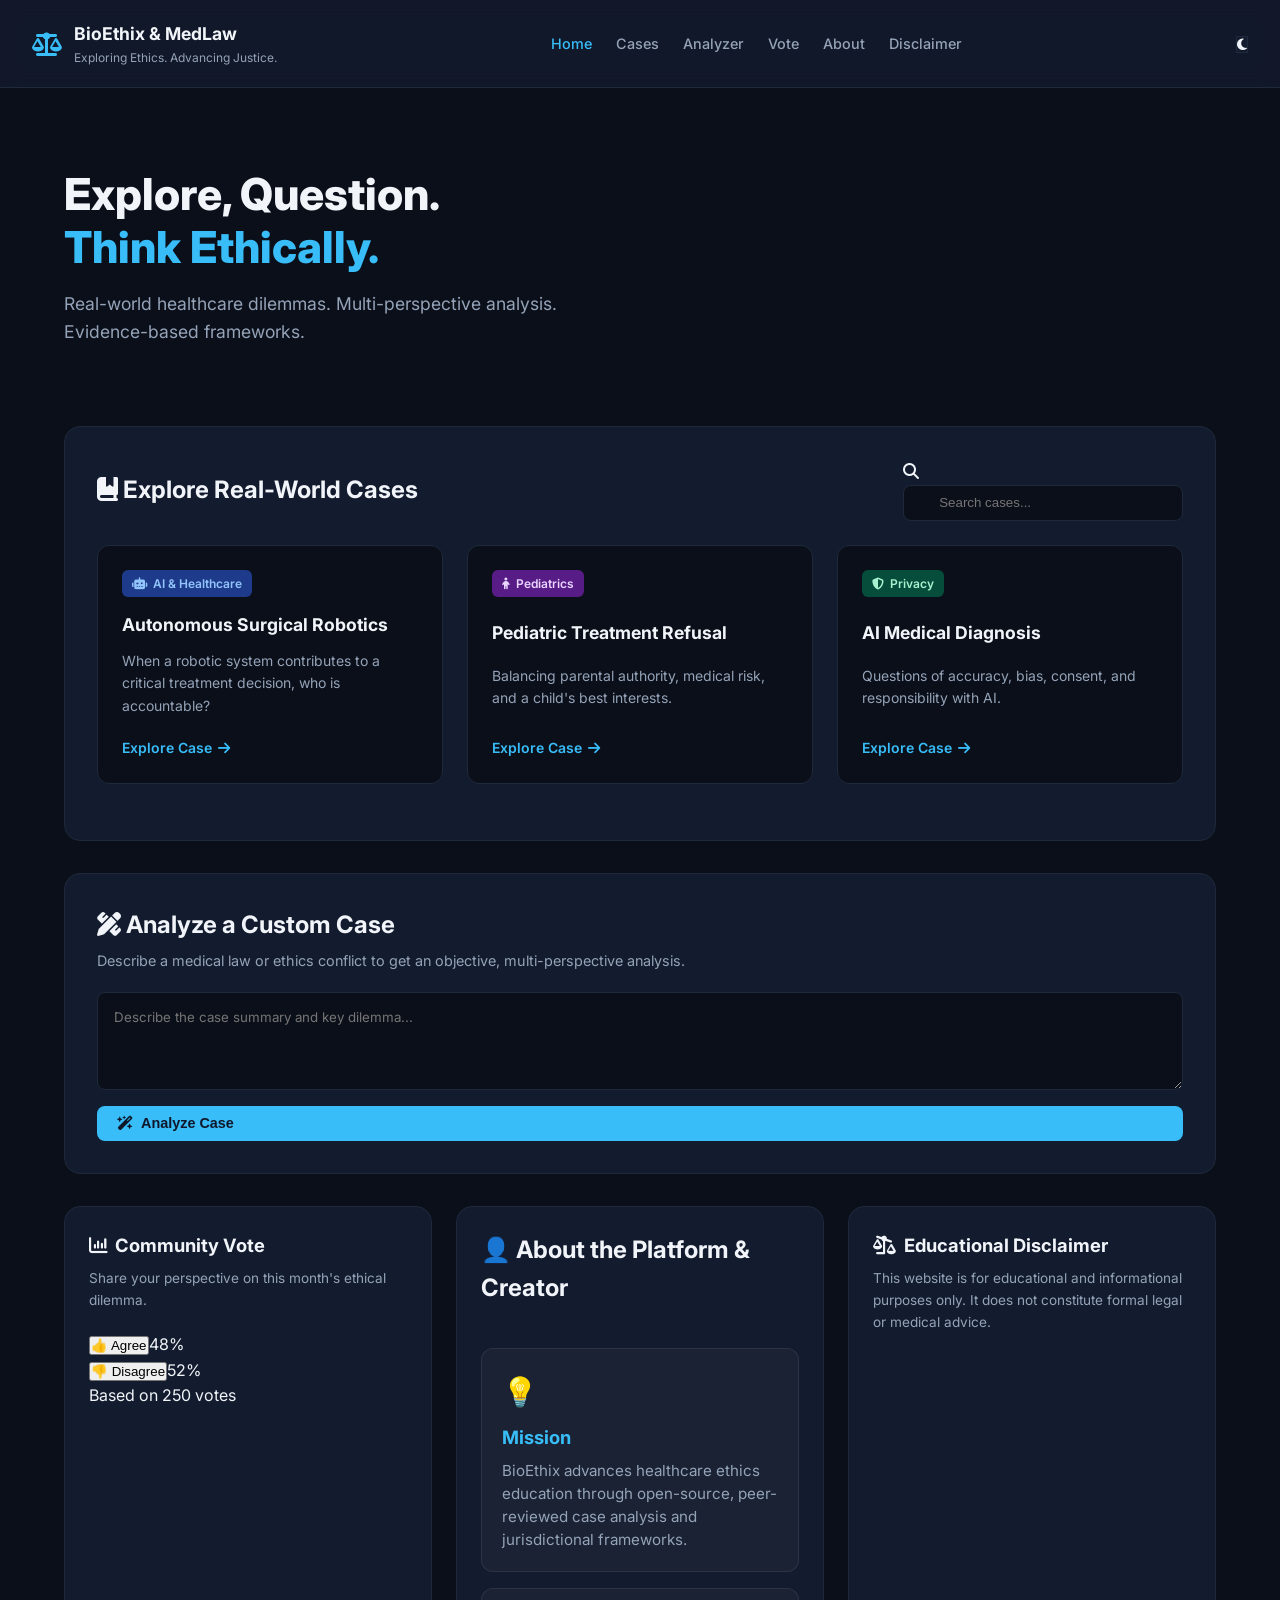
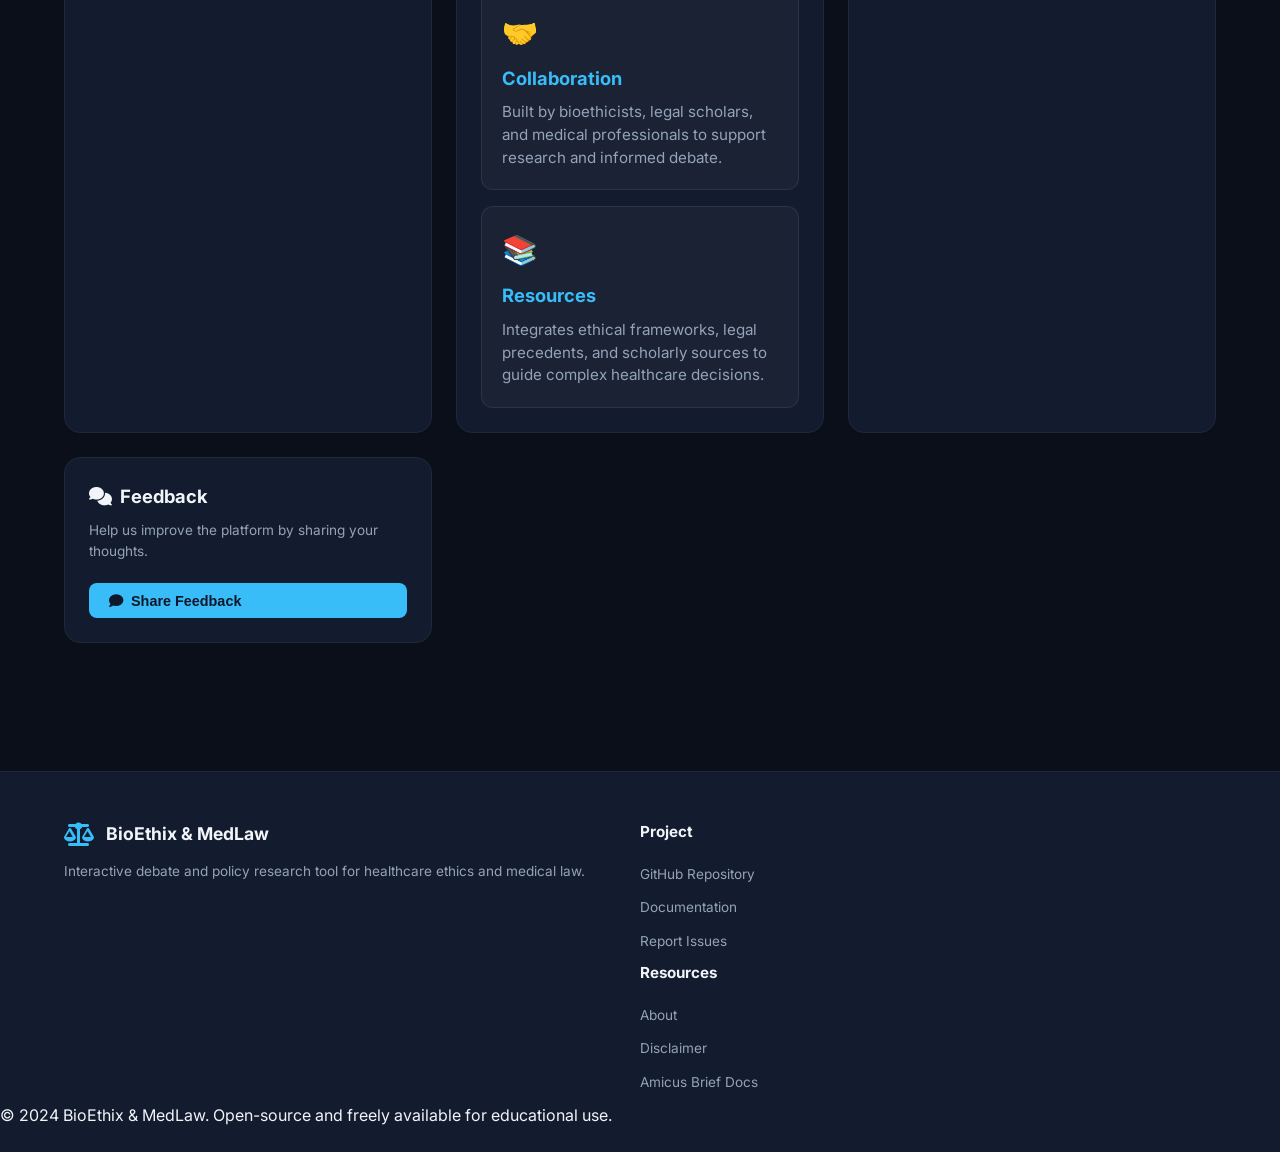
<file: index.html>
<!DOCTYPE html>
<html lang="en">
<head>
<meta charset="UTF-8" />
<meta name="viewport" content="width=device-width, initial-scale=1.0"/>
<title>BioEthix & MedLaw</title>
<link rel="stylesheet" href="style.css" />
<link rel="preconnect" href="https://fonts.googleapis.com">
<link rel="preconnect" href="https://fonts.gstatic.com" crossorigin>
<link href="https://fonts.googleapis.com/css2?family=Inter:wght@300;400;500;600;700&display=swap" rel="stylesheet">
<link rel="stylesheet" href="https://cdnjs.cloudflare.com/ajax/libs/font-awesome/6.4.0/css/all.min.css"/>
<link rel="stylesheet" href="https://...">
<meta name="google-site-verification" content="Sf1WCMyshZf23y-5UUvp2_laBnOFvDgp8OPVeWVxydo" />
</head>
<body class="dark-theme">
<header class="navbar">
<div class="nav-brand"><i class="fa-solid fa-scale-balanced brand-icon"></i><div class="brand-text"><span class="brand-title">BioEthix & MedLaw</span><span class="brand-subtitle">Exploring Ethics. Advancing Justice.</span></div></div>
<nav class="nav-links"><a href="#home" class="active">Home</a><a href="#cases">Cases</a><a href="#analyzer">Analyzer</a><a href="#vote">Vote</a><a href="#about">About</a><a href="#disclaimer">Disclaimer</a></nav>
<div class="nav-actions"><button class="btn-secondary" id="theme-toggle"><i class="fa-solid fa-moon"></i></button></div>
</header>
<main class="container">
<section class="hero-section" id="home"><div class="hero-content"><h1 class="hero-title">Explore, Question.<br><span class="accent-text">Think Ethically.</span></h1><p class="hero-subtitle">Real-world healthcare dilemmas. Multi-perspective analysis. Evidence-based frameworks.</p></div></section>

<section class="section" id="cases"><div class="section-header"><h2><i class="fa-solid fa-book-bookmark"></i> Explore Real-World Cases</h2><div class="search-box"><i class="fa-solid fa-magnifying-glass"></i><input id="search-input" type="text" placeholder="Search cases..."/></div></div><div class="cards-grid"><div class="case-card"><span class="card-badge robotics-badge"><i class="fa-solid fa-robot"></i> AI & Healthcare</span><h3>Autonomous Surgical Robotics</h3><p>When a robotic system contributes to a critical treatment decision, who is accountable?</p><a href="#analyzer" class="card-link">Explore Case <i class="fa-solid fa-arrow-right"></i></a></div><div class="case-card"><span class="card-badge pediatrics-badge"><i class="fa-solid fa-child"></i> Pediatrics</span><h3>Pediatric Treatment Refusal</h3><p>Balancing parental authority, medical risk, and a child's best interests.</p><a href="#analyzer" class="card-link">Explore Case <i class="fa-solid fa-arrow-right"></i></a></div><div class="case-card"><span class="card-badge privacy-badge"><i class="fa-solid fa-shield-halved"></i> Privacy</span><h3>AI Medical Diagnosis</h3><p>Questions of accuracy, bias, consent, and responsibility with AI.</p><a href="#analyzer" class="card-link">Explore Case <i class="fa-solid fa-arrow-right"></i></a></div></div></section>

<section class="section analyzer-section" id="analyzer"><h2><i class="fa-solid fa-pen-ruler"></i> Analyze a Custom Case</h2><p class="section-sub">Describe a medical law or ethics conflict to get an objective, multi-perspective analysis.</p><div class="analyzer-box"><textarea id="case-input" rows="4" placeholder="Describe the case summary and key dilemma..."></textarea><button class="btn btn-primary" id="analyze-btn"><i class="fa-solid fa-wand-magic-sparkles"></i> Analyze Case</button></div><div id="analyzer-result" class="analyzer-result hidden"></div></section>

<div class="features-grid"><div class="feature-card" id="vote"><h3><i class="fa-solid fa-chart-column"></i> Community Vote</h3><p class="feature-sub">Share your perspective on this month's ethical dilemma.</p><div class="vote-box"><div class="vote-bar"><div id="vote-fill" class="vote-fill"></div></div><div class="vote-stats"><div class="vote-option"><button class="btn-vote" id="btn-agree">👍 Agree</button><span id="pct-agree">48%</span></div><div class="vote-option"><button class="btn-vote" id="btn-disagree">👎 Disagree</button><span id="pct-disagree">52%</span></div></div><p id="total-count" class="vote-total">Based on 250 votes</p></div></div>

<div class="feature-card" id="about"><div class="section-header"><h2>👤 About the Platform & Creator</h2></div><div class="role-grid"><div class="role-card"><div class="role-icon">💡</div><h3>Mission</h3><p>BioEthix advances healthcare ethics education through open-source, peer-reviewed case analysis and jurisdictional frameworks.</p></div><div class="role-card"><div class="role-icon">🤝</div><h3>Collaboration</h3><p>Built by bioethicists, legal scholars, and medical professionals to support research and informed debate.</p></div><div class="role-card"><div class="role-icon">📚</div><h3>Resources</h3><p>Integrates ethical frameworks, legal precedents, and scholarly sources to guide complex healthcare decisions.</p></div></div></div>

<div class="feature-card" id="disclaimer"><h3><i class="fa-solid fa-scale-unbalanced-flip"></i> Educational Disclaimer</h3><p class="feature-sub">This website is for educational and informational purposes only. It does not constitute formal legal or medical advice.</p></div>

<div class="feature-card"><h3><i class="fa-solid fa-comments"></i> Feedback</h3><p class="feature-sub">Help us improve the platform by sharing your thoughts.</p><button class="btn btn-primary"><i class="fa-solid fa-comment"></i> Share Feedback</button></div></div>
</main>
<footer class="footer"><div class="footer-container"><div class="footer-brand"><div class="nav-brand"><i class="fa-solid fa-scale-balanced brand-icon"></i><span class="brand-title">BioEthix & MedLaw</span></div><p>Interactive debate and policy research tool for healthcare ethics and medical law.</p></div><div class="footer-links"><div class="footer-column"><h4>Project</h4><ul><li><a href="https://github.com/moonayasab-droid/bioethix-app-main--4-" target="_blank">GitHub Repository</a></li><li><a href="README.md" target="_blank">Documentation</a></li><li><a href="https://github.com/moonayasab-droid/bioethix-app-main--4-/issues" target="_blank">Report Issues</a></li></ul></div><div class="footer-column"><h4>Resources</h4><ul><li><a href="#about">About</a></li><li><a href="#disclaimer">Disclaimer</a></li><li><a href="extensions/amicus-brief/README.md" target="_blank">Amicus Brief Docs</a></li></ul></div></div></div><p class="footer-bottom">&copy; 2024 BioEthix & MedLaw. Open-source and freely available for educational use.</p></footer>
<script src="app.js"></script>
</body>
</html>
</file>
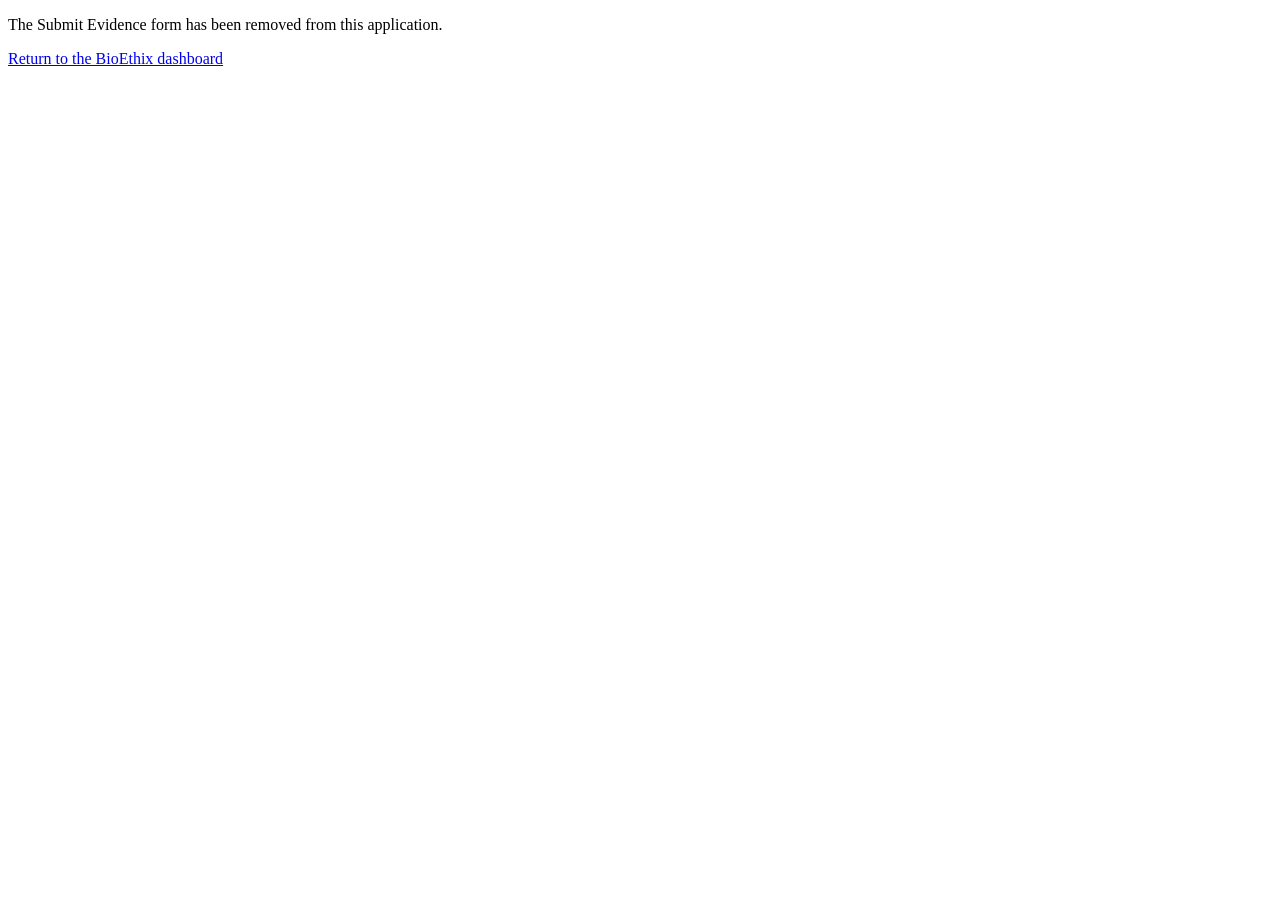
<file: sumbit.html>
<!doctype html>
<html lang="en">
  <head>
    <meta charset="utf-8">
    <meta name="viewport" content="width=device-width, initial-scale=1">
    <title>Submit Evidence Removed</title>
  </head>
  <body>
    <main>
      <p>The Submit Evidence form has been removed from this application.</p>
      <p><a href="index.html">Return to the BioEthix dashboard</a></p>
    </main>
  </body>
</html>
</file>
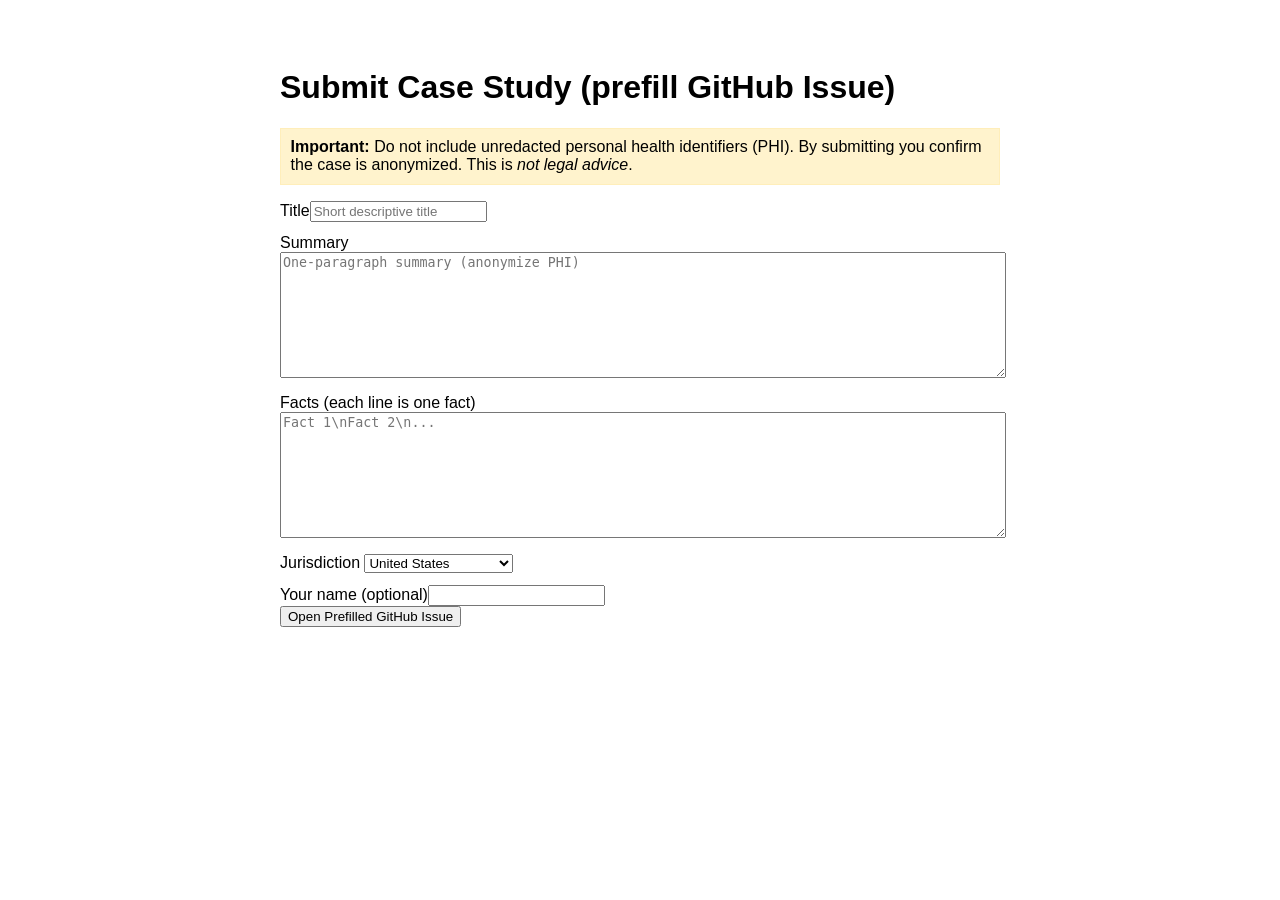
<file: extensions/amicus-brief/submissionForm.html>
<!doctype html>
<html>
<head>
<meta charset="utf-8">
<title>Submit Case Study — Bioethix (Extensions)</title>
<style>
  body{font-family:Arial,Helvetica,sans-serif;max-width:720px;margin:2rem auto;padding:1rem}
  label{display:block;margin-top:0.75rem}
  textarea{width:100%; min-height:120px}
  .warning{background:#fff3cd;border:1px solid #ffeeba;padding:0.6rem;margin-bottom:1rem}
</style>
</head>
<body>
  <h1>Submit Case Study (prefill GitHub Issue)</h1>
  <div class="warning"><strong>Important:</strong> Do not include unredacted personal health identifiers (PHI). By submitting you confirm the case is anonymized. This is <em>not legal advice</em>.</div>
  <form id="submitForm">
    <label>Title<input name="title" required placeholder="Short descriptive title" /></label>
    <label>Summary<textarea name="summary" required placeholder="One-paragraph summary (anonymize PHI)"></textarea></label>
    <label>Facts (each line is one fact)<textarea name="facts" placeholder="Fact 1\nFact 2\n..."></textarea></label>
    <label>Jurisdiction
      <select name="jurisdiction">
        <option value="US">United States</option>
        <option value="EU">European Union</option>
        <option value="UAE">United Arab Emirates</option>
      </select>
    </label>
    <label>Your name (optional)<input name="author" /></label>
    <button type="submit">Open Prefilled GitHub Issue</button>
  </form>

<script>
const repoOwner = 'moonayasab-droid';
const repoName = 'bioethix-app-main--4-';

document.getElementById('submitForm').addEventListener('submit', function(e){
  e.preventDefault();
  const form = new FormData(e.target);
  const title = encodeURIComponent(form.get('title'));
  const jurisdiction = form.get('jurisdiction');
  const factsRaw = form.get('facts') || '';
  const bodyText = [
    `**Jurisdiction:** ${jurisdiction}`,
    `**Summary:**`,
    form.get('summary'),
    `**Facts:**`,
    factsRaw.split('\n').filter(Boolean).map((f,i)=>`${i+1}. ${f}`).join('\n'),
    `**Submitted by:** ${form.get('author') || 'Anonymous (or classroom)'}`,
    `\n**Checklist for maintainers:**\n- Has PHI been redacted? (yes/no)\n- Recommended label: submission:peer-review\n\nPlease do not publish without redaction and review.`
  ].join('\n\n');
  const body = encodeURIComponent(bodyText);
  const url = `https://github.com/${repoOwner}/${repoName}/issues/new?title=${title}&body=${body}&labels=submission:peer-review`;
  window.open(url, '_blank');
});
</script>
</body>
</html>
</file>
<file: style.css>
:root {
--bg-color: #0b0f19;
--card-bg: #131b2e;
--card-border: #1e293b;
--text-main: #f1f5f9;
--text-muted: #94a3b8;
--accent-blue: #38bdf8;
--accent-blue-hover: #0284c7;
--accent-purple: #818cf8;
--badge-robotics: #1e3a8a;
--badge-pediatrics: #581c87;
--badge-privacy: #064e3b;
}

* {
box-sizing: border-box;
margin: 0;
padding: 0;
}

body.dark-theme {
background-color: var(--bg-color);
color: var(--text-main);
font-family: 'Inter', -apple-system, BlinkMacSystemFont, sans-serif;
line-height: 1.6;
}

/* Container */
.container {
max-width: 1200px;
margin: 0 auto;
padding: 2rem 1.5rem;
}

/* Navbar */
.navbar {
display: flex;
justify-content: space-between;
align-items: center;
padding: 1.25rem 2rem;
background-color: rgba(19, 27, 46, 0.8);
backdrop-filter: blur(10px);
border-bottom: 1px solid var(--card-border);
position: sticky;
top: 0;
z-index: 100;
}

.nav-brand {
display: flex;
align-items: center;
gap: 0.75rem;
}

.brand-icon {
font-size: 1.5rem;
color: var(--accent-blue);
}

.brand-text {
display: flex;
flex-direction: column;
}

.brand-title {
font-weight: 700;
font-size: 1.1rem;
color: var(--text-main);
}

.brand-subtitle {
font-size: 0.75rem;
color: var(--text-muted);
}

.nav-links {
display: flex;
gap: 1.5rem;
}

.nav-links a {
color: var(--text-muted);
text-decoration: none;
font-size: 0.9rem;
font-weight: 500;
transition: color 0.2s;
}

.nav-links a:hover, .nav-links a.active {
color: var(--accent-blue);
}

/* Buttons */
.btn {
display: inline-flex;
align-items: center;
gap: 0.5rem;
padding: 0.6rem 1.25rem;
border-radius: 8px;
font-size: 0.9rem;
font-weight: 600;
cursor: pointer;
text-decoration: none;
border: none;
transition: all 0.2s ease;
}

.btn-primary {
background-color: var(--accent-blue);
color: #0f172a;
}

.btn-primary:hover {
background-color: var(--accent-blue-hover);
color: #fff;
}

.btn-outline {
background: transparent;
border: 1px solid var(--card-border);
color: var(--text-main);
}

.btn-outline:hover {
background: var(--card-border);
}

.btn-secondary {
background-color: var(--card-bg);
border: 1px solid var(--card-border);
color: var(--text-main);
}

.btn-secondary:hover {
border-color: var(--accent-blue);
}

.btn-full {
width: 100%;
justify-content: center;
margin-top: 1rem;
}

/* Hero Section */
.hero-section {
display: grid;
grid-template-columns: 1fr 1fr;
gap: 2rem;
align-items: center;
padding: 3rem 0;
}

.hero-title {
font-size: 2.75rem;
font-weight: 800;
line-height: 1.2;
}

.accent-text {
color: var(--accent-blue);
}

.hero-subtitle {
color: var(--text-muted);
font-size: 1.1rem;
margin: 1rem 0 2rem 0;
}

.hero-buttons {
display: flex;
gap: 1rem;
}

.hero-graphic {
display: flex;
justify-content: center;
}

.graphic-card {
width: 100%;
max-width: 400px;
height: 220px;
background: linear-gradient(135deg, #1e293b, #0f172a);
border: 1px solid var(--card-border);
border-radius: 16px;
display: flex;
align-items: center;
justify-content: center;
gap: 2rem;
box-shadow: 0 10px 25px -5px rgba(0,0,0,0.5);
}

.dna-icon, .scale-icon {
font-size: 4rem;
color: var(--accent-blue);
opacity: 0.8;
}

/* Sections */
.section {
background-color: var(--card-bg);
border: 1px solid var(--card-border);
border-radius: 16px;
padding: 2rem;
margin-bottom: 2rem;
}

.section-header {
display: flex;
justify-content: space-between;
align-items: center;
margin-bottom: 1.5rem;
}

.search-box {
position: relative;
width: 280px;
}

.search-icon {
position: absolute;
left: 12px;
top: 50%;
transform: translateY(-50%);
color: var(--text-muted);
}

.search-box input {
width: 100%;
padding: 0.6rem 0.6rem 0.6rem 2.2rem;
background-color: var(--bg-color);
border: 1px solid var(--card-border);
border-radius: 8px;
color: var(--text-main);
outline: none;
}

/* Filters */
.filter-bar {
display: flex;
gap: 0.75rem;
margin-bottom: 1.5rem;
flex-wrap: wrap;
}

.filter-btn {
padding: 0.5rem 1rem;
border-radius: 20px;
background-color: var(--bg-color);
border: 1px solid var(--card-border);
color: var(--text-muted);
cursor: pointer;
font-size: 0.85rem;
transition: all 0.2s;
}

.filter-btn.active, .filter-btn:hover {
background-color: var(--accent-blue);
color: #0f172a;
font-weight: 600;
}

/* Cards Grid */
.cards-grid {
display: grid;
grid-template-columns: repeat(3, 1fr);
gap: 1.5rem;
margin-bottom: 1.5rem;
}

.case-card {
background-color: var(--bg-color);
border: 1px solid var(--card-border);
border-radius: 12px;
padding: 1.5rem;
display: flex;
flex-direction: column;
justify-content: space-between;
transition: transform 0.2s, border-color 0.2s;
}

.case-card:hover {
transform: translateY(-4px);
border-color: var(--accent-blue);
}

.card-badge {
display: inline-flex;
align-items: center;
gap: 0.4rem;
padding: 0.25rem 0.6rem;
border-radius: 6px;
font-size: 0.75rem;
font-weight: 600;
width: fit-content;
margin-bottom: 1rem;
}

.robotics-badge { background: #1e3a8a; color: #93c5fd; }
.pediatrics-badge { background: #581c87; color: #e9d5ff; }
.privacy-badge { background: #064e3b; color: #a7f3d0; }

.case-card h3 {
font-size: 1.1rem;
margin-bottom: 0.75rem;
line-height: 1.4;
}

.case-card p {
color: var(--text-muted);
font-size: 0.875rem;
margin-bottom: 1.25rem;
}

.card-link {
color: var(--accent-blue);
text-decoration: none;
font-size: 0.875rem;
font-weight: 600;
display: inline-flex;
align-items: center;
gap: 0.4rem;
}

.center-btn-wrapper {
text-align: center;
}

/* Features Grid (Bottom 3 Cards) */
.features-grid {
display: grid;
grid-template-columns: repeat(3, 1fr);
gap: 1.5rem;
margin-bottom: 2rem;
}

.feature-card {
background-color: var(--card-bg);
border: 1px solid var(--card-border);
border-radius: 16px;
padding: 1.5rem;
display: flex;
flex-direction: column;
}

.feature-card h3 {
font-size: 1.15rem;
margin-bottom: 0.5rem;
display: flex;
align-items: center;
gap: 0.5rem;
}

.feature-sub {
color: var(--text-muted);
font-size: 0.85rem;
margin-bottom: 1.25rem;
}

.dilemma-question {
font-size: 0.95rem;
margin-bottom: 1rem;
}

.vote-actions {
display: grid;
grid-template-columns: 1fr 1fr;
gap: 0.75rem;
margin-bottom: 1.25rem;
}

.btn-vote-yes {
background-color: #1e3a8a;
color: #93c5fd;
justify-content: center;
}

.btn-vote-no {
background-color: #312e81;
color: #c7d2fe;
justify-content: center;
}

.progress-labels {
display: flex;
justify-content: space-between;
font-weight: 700;
font-size: 0.9rem;
margin-bottom: 0.4rem;
}

.progress-bar-bg {
background-color: var(--bg-color);
height: 8px;
border-radius: 4px;
overflow: hidden;
margin-bottom: 0.5rem;
}

.progress-bar-fill {
background-color: var(--accent-blue);
height: 100%;
transition: width 0.3s ease;
}

.vote-count {
font-size: 0.75rem;
color: var(--text-muted);
}

.feedback-list, .disclaimer-list {
list-style: none;
font-size: 0.85rem;
color: var(--text-muted);
}

.feedback-list li, .disclaimer-list li {
margin-bottom: 0.6rem;
display: flex;
align-items: center;
gap: 0.5rem;
}

.text-accent { color: var(--accent-blue); }
.text-red { color: #f87171; }
.text-blue { color: #60a5fa; }
.text-purple { color: #c084fc; }

.disclaimer-link {
color: var(--accent-blue);
text-decoration: none;
font-size: 0.85rem;
margin-top: auto;
font-weight: 600;
}

/* Analyzer Section */
.analyzer-section h2 {
margin-bottom: 0.25rem;
}

.section-sub {
color: var(--text-muted);
font-size: 0.9rem;
margin-bottom: 1.25rem;
}

.analyzer-box {
display: flex;
flex-direction: column;
gap: 1rem;
}

.analyzer-box textarea {
width: 100%;
background-color: var(--bg-color);
border: 1px solid var(--card-border);
border-radius: 8px;
padding: 1rem;
color: var(--text-main);
font-family: inherit;
resize: vertical;
outline: none;
}

.analyzer-box textarea:focus {
border-color: var(--accent-blue);
}

.analyzer-result {
margin-top: 1rem;
padding: 1rem;
background-color: var(--bg-color);
border-radius: 8px;
border: 1px solid var(--accent-blue);
}

.hidden { display: none; }

/* Footer */
.footer {
background-color: var(--card-bg);
border-top: 1px solid var(--card-border);
padding: 3rem 0 1.5rem 0;
margin-top: 4rem;
}

.footer-container {
max-width: 1200px;
margin: 0 auto;
padding: 0 1.5rem;
display: grid;
grid-template-columns: 2fr 1fr 1fr;
gap: 2rem;
}

.footer-brand p {
color: var(--text-muted);
font-size: 0.85rem;
margin-top: 0.75rem;
}

.copyright {
font-size: 0.75rem !important;
margin-top: 1.5rem !important;
}

.footer-links h4, .footer-social h4 {
font-size: 0.95rem;
margin-bottom: 1rem;
}

.footer-links ul {
list-style: none;
}

.footer-links li {
margin-bottom: 0.5rem;
}

.footer-links a {
color: var(--text-muted);
text-decoration: none;
font-size: 0.85rem;
}

.footer-links a:hover {
color: var(--accent-blue);
}

.social-icons {
display: flex;
gap: 1rem;
margin-top: 1rem;
}

.social-icons a {
color: var(--text-muted);
font-size: 1.1rem;
}

.social-icons a:hover {
color: var(--accent-blue);
}

/* Responsive */
@media (max-width: 900px) {
.hero-section, .cards-grid, .features-grid, .footer-container {
grid-template-columns: 1fr;
}
}

/* About / My Role Grid */
.role-grid {
  display: grid;
  grid-template-columns: repeat(auto-fit, minmax(260px, 1fr));
  gap: 16px;
  margin-top: 16px;
}

.role-card {
  background: rgba(255, 255, 255, 0.03);
  border: 1px solid rgba(255, 255, 255, 0.08);
  padding: 20px;
  border-radius: 12px;
}

.role-icon {
  font-size: 1.8rem;
  margin-bottom: 8px;
}

.role-card h3 {
  color: #38bdf8;
  margin-bottom: 8px;
  font-size: 1.15rem;
}

.role-card p {
  color: #94a3b8;
  font-size: 0.95rem;
  line-height: 1.5;
}
</file>
